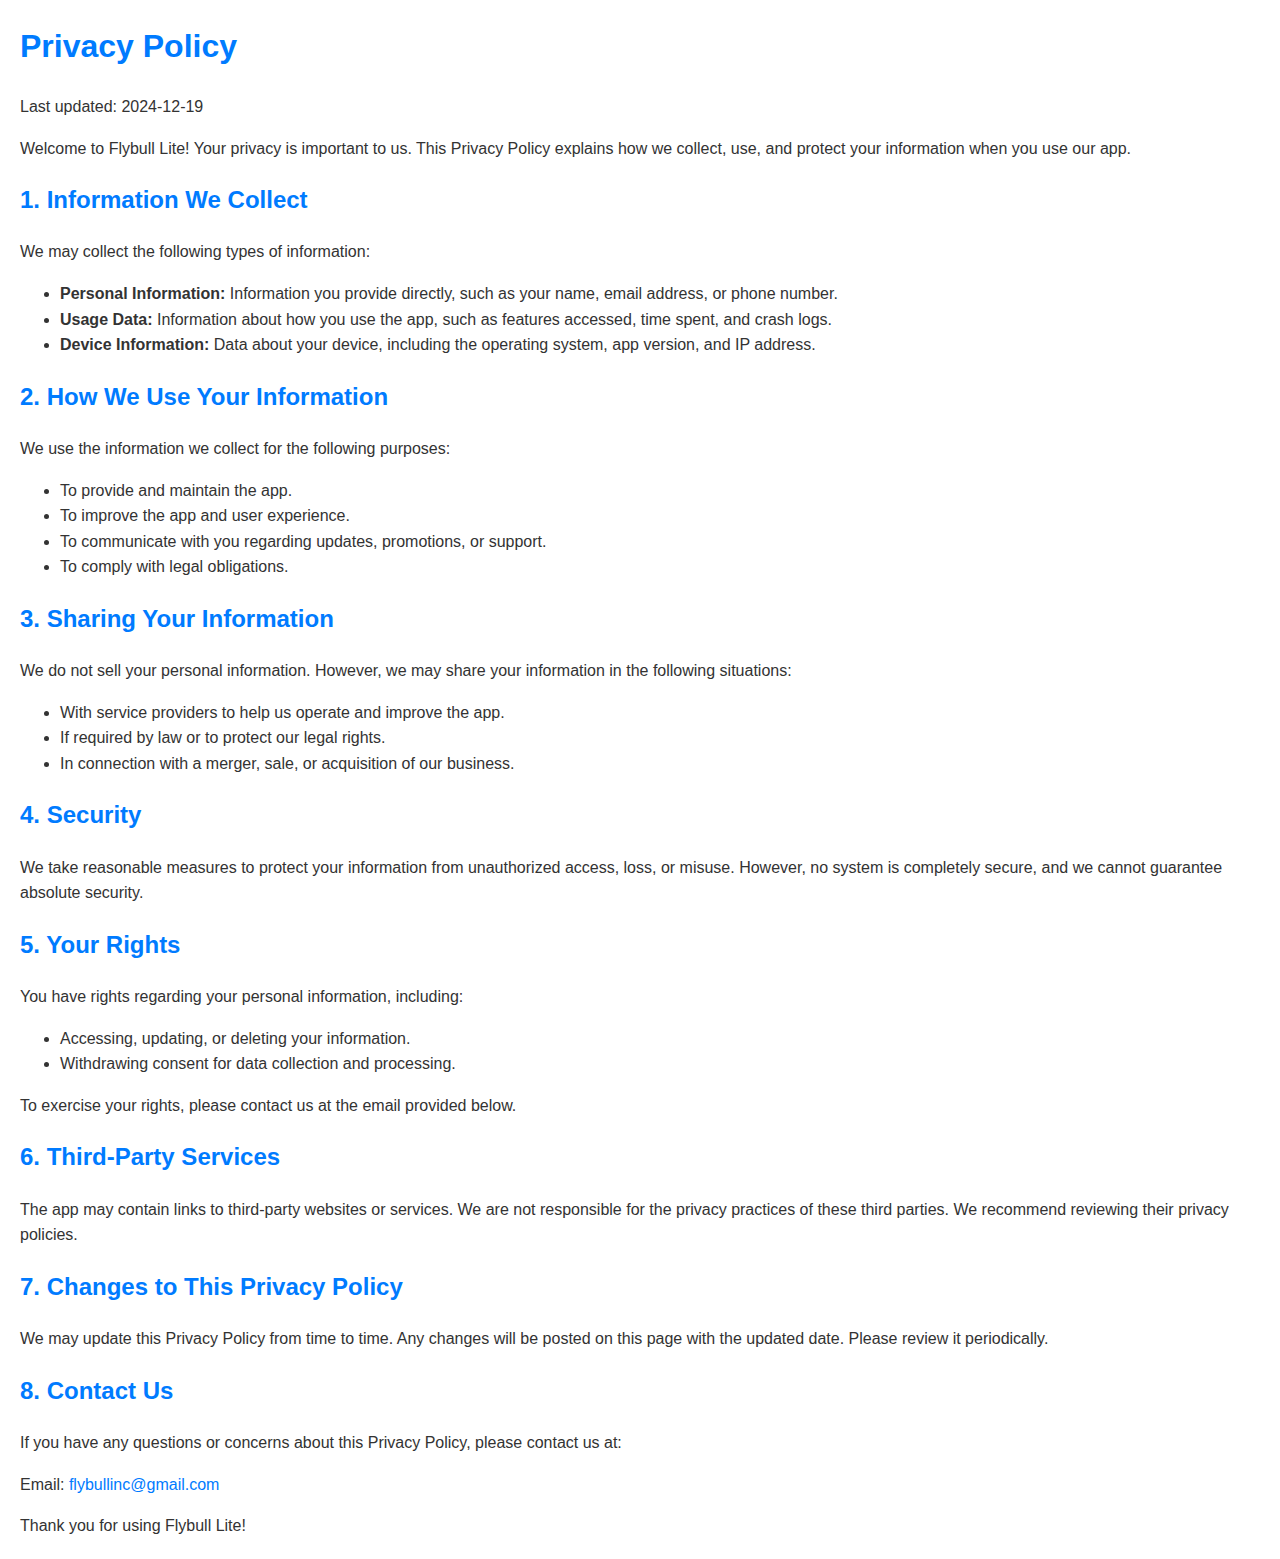
<file: assets/files/privacy/index.html>
<!DOCTYPE html>
<html lang="en">
<head>
    <meta charset="UTF-8">
    <meta name="viewport" content="width=device-width, initial-scale=1.0">
    <title>Privacy Policy - Flybull Lite</title>
    <style>
        body {
            font-family: Arial, sans-serif;
            line-height: 1.6;
            margin: 20px;
            padding: 0;
            color: #333;
        }
        h1, h2 {
            color: #007BFF;
        }
        a {
            color: #007BFF;
            text-decoration: none;
        }
        a:hover {
            text-decoration: underline;
        }
    </style>
</head>
<body>
    <h1>Privacy Policy</h1>
    <p>Last updated: 2024-12-19</p>

    <p>Welcome to Flybull Lite! Your privacy is important to us. This Privacy Policy explains how we collect, use, and protect your information when you use our app.</p>

    <h2>1. Information We Collect</h2>
    <p>We may collect the following types of information:</p>
    <ul>
        <li><strong>Personal Information:</strong> Information you provide directly, such as your name, email address, or phone number.</li>
        <li><strong>Usage Data:</strong> Information about how you use the app, such as features accessed, time spent, and crash logs.</li>
        <li><strong>Device Information:</strong> Data about your device, including the operating system, app version, and IP address.</li>
    </ul>

    <h2>2. How We Use Your Information</h2>
    <p>We use the information we collect for the following purposes:</p>
    <ul>
        <li>To provide and maintain the app.</li>
        <li>To improve the app and user experience.</li>
        <li>To communicate with you regarding updates, promotions, or support.</li>
        <li>To comply with legal obligations.</li>
    </ul>

    <h2>3. Sharing Your Information</h2>
    <p>We do not sell your personal information. However, we may share your information in the following situations:</p>
    <ul>
        <li>With service providers to help us operate and improve the app.</li>
        <li>If required by law or to protect our legal rights.</li>
        <li>In connection with a merger, sale, or acquisition of our business.</li>
    </ul>

    <h2>4. Security</h2>
    <p>We take reasonable measures to protect your information from unauthorized access, loss, or misuse. However, no system is completely secure, and we cannot guarantee absolute security.</p>

    <h2>5. Your Rights</h2>
    <p>You have rights regarding your personal information, including:</p>
    <ul>
        <li>Accessing, updating, or deleting your information.</li>
        <li>Withdrawing consent for data collection and processing.</li>
    </ul>
    <p>To exercise your rights, please contact us at the email provided below.</p>

    <h2>6. Third-Party Services</h2>
    <p>The app may contain links to third-party websites or services. We are not responsible for the privacy practices of these third parties. We recommend reviewing their privacy policies.</p>

    <h2>7. Changes to This Privacy Policy</h2>
    <p>We may update this Privacy Policy from time to time. Any changes will be posted on this page with the updated date. Please review it periodically.</p>

    <h2>8. Contact Us</h2>
    <p>If you have any questions or concerns about this Privacy Policy, please contact us at:</p>
    <p>Email: <a href="mailto:flybullinc@gmail.com">flybullinc@gmail.com</a></p>

    <p>Thank you for using Flybull Lite!</p>
</body>
</html>
</file>
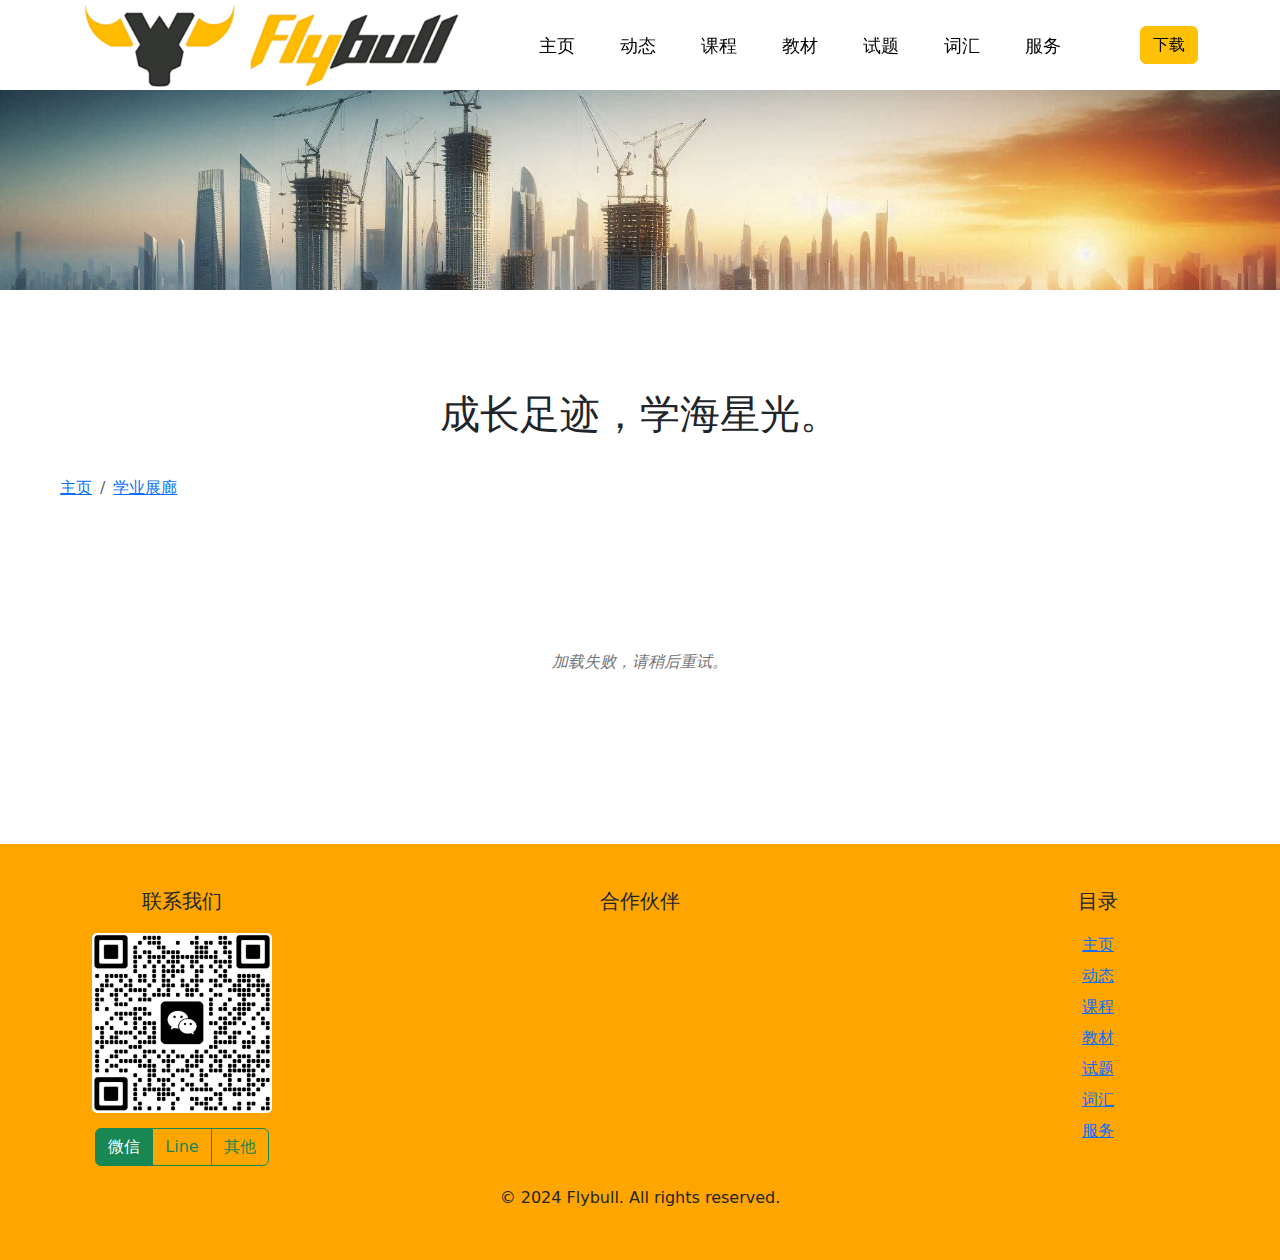
<file: exampass.html>
<!DOCTYPE html>
<html lang="zh">

<head>
  <meta charset="utf-8" />
  <title>动态-Flybull飞牛建筑执照考试培训中心</title>
  <meta
    name="description"
    content="Flybull飞牛是一家为全美建筑执照考试量身定制的线上培训平台。我们提供中文教材、中文讲课以及双语刷题，帮助学员更好地掌握考试所需的专业知识。课程灵活方便，支持电脑和手机界面，随时随地都能学习，符合全美各州的考试惯例。无论你是从零开始学习技术，还是需要提高英语词汇，飞牛都能为你提供系统的指导，助你轻松应对建筑执照考试，迈向职业成功！"
  />
  <meta
    name="keywords"
    content="加州, CSLB, 承包商, 建筑, 执照, 考试, 培训, 学校, 在线, 学习, 网课, C-10, C-20, C-36, C10, C20, C36, 加州承包商, 建筑执照, 执照考试, 建筑执照考试, CSLB考试, CSLB建筑考试, 建筑执照培训, 执照考试在线学习, 建筑执照在线学习, 建筑执照考试在线学习, 承包商在线学习, 执照学习, 执照考试在线学校, 承包商在线学校, 执照学校, 执照培训, 执照培训学校, CSLB考试培训, 承包商培训, 执照考试培训, 飞牛CSLB, CSLB备考, 加州承包商执照, CSLB考试准备, 加州承包商执照培训, 加州执照在线学习, CSLB在线学习, 中英双语CSLB, CSLB英文词汇, CSLB专业知识, 承包商执照考试, 承包商执照备考, 加州执照备考平台, CSLB双语课程, CSLB在线辅导, 加州执照考试技巧, CSLB系统学习, 加州承包商备考, CSLB在线教育, 职业考试准备, CSLB自学课程, 在线执照考试准备, 加州承包商考试, 职业成功CSLB"
  />
  <meta name="viewport" content="width=device-width, initial-scale=1" />
  <link rel="icon" href="/assets/favicon.ico" type="image/x-icon" sizes="64x64">
  <link rel="icon" href="/assets/favicon32.ico" type="image/x-icon" sizes="32x32">
  <link rel="icon" href="/assets/favicon16.ico" type="image/x-icon" sizes="16x16">
  <link rel="manifest" href="/site.webmanifest">
  <link href="https://cdn.jsdelivr.net/npm/bootstrap@5.3.0-alpha1/dist/css/bootstrap.min.css" rel="stylesheet"
    xintegrity="sha384-GLhlTQ8iRABdZLl6O3oVMWSktQOp6b7In1Zl3/Jr59b6EGGoI1aFkw7cmDA6j6gD" crossorigin="anonymous" />
  <link rel="stylesheet" href="https://cdn.jsdelivr.net/npm/bootstrap-icons@1.10.5/font/bootstrap-icons.css" />
  <link rel="stylesheet" href="./styles/main.css" />
  <link rel="stylesheet" href="./styles/responsive.css" />

  <!-- Styles for the Image Gallery -->
  <style>
    #gallery-container {
      display: flex; /* Use flexbox to arrange columns */
      gap: 20px; /* Space between columns */
      padding: 20px;
      max-width: 1200px;
      margin: 40px auto; /* Center the gallery */
      /* Align columns to the top */
      align-items: flex-start;
    }

    .gallery-column {
      /* Each column is a flex container for items */
      display: flex;
      flex-direction: column;
      gap: 20px; /* Space between items within a column */
      /* Each column will take up equal width */
      flex: 1;
    }

    .gallery-item {
      background-color: #f9f9f9;
      border: 1px solid #ddd;
      border-radius: 8px;
      overflow: hidden; /* Ensures the image corners are rounded */
      box-shadow: 0 4px 8px rgba(0,0,0,0.1);
      width: 100%; /* Ensure item takes full width of its column */
    }

    .gallery-item img {
      width: 100%; /* Make image fill the item */
      height: auto; /* Maintain aspect ratio */
      display: block;
    }

    .gallery-title {
      padding: 15px;
      font-size: 0.9rem;
      color: #333;
      background-color: #fff;
      /* This preserves line breaks from the text file */
      white-space: pre-wrap;
      word-wrap: break-word; /* Prevents long text from overflowing */
    }
    
    #loader {
        text-align: center;
        padding: 20px;
        font-style: italic;
        color: #777;
        width: 100%;
    }

    /* Responsive design: On mobile, the flex-direction will be changed by JS */
    @media (max-width: 480px) {
      #gallery-container {
        /* On mobile, stack columns vertically instead of side-by-side */
        flex-direction: column;
      }
    }
  </style>
</head>

<body>
  <header>
    <div id="header-container" class="container">
      <img draggable="false" id="logo-img" src="./assets/logo_h.gif" alt="logo" />
      <nav>
        <button type="button" class="nav-btn" onclick="location.href='./index.html'">
          主页
        </button>
        <button type="button" class="nav-btn" onclick="location.href='./news.html'">
          动态
        </button>
        <button type="button" class="nav-btn" onclick="location.href='./index.html#course-anchor'">
          课程
        </button>
        <button type="button" class="nav-btn" onclick="location.href='./index.html#book-anchor'">
          教材
        </button>
        <button type="button" class="nav-btn" onclick="location.href='./index.html#exam-anchor'">
          试题
        </button>
        <button type="button" class="nav-btn" onclick="location.href='./index.html#vocabulary-anchor'">
          词汇
        </button>
        <button type="button" class="nav-btn" onclick="location.href='./index.html#service-anchor'">
          服务
        </button>
      </nav>
      <div>
        <!-- <button type="button" class="btn btn-light">中 / EN</button> -->
        <button type="button" class="btn btn-warning" onclick="location.href='./index.html#downloads-section'">
          下载
        </button>
      </div>
    </div>
  </header>

  <section id="news-banner"></section>

  <h2 class="display-6 text-center fw-light" style="margin-top: 100px;">成长足迹，学海星光。</h2>

  <div style="max-width: 1200px; margin: auto; padding-left: 20px; padding-top: 30px;">
    <nav aria-label="breadcrumb" id="news-breadcrumb">
      <ol class="breadcrumb">
        <li class="breadcrumb-item"><a href="./index.html">主页</a></li>
        <li class="breadcrumb-item"><a href="./exampass.html">学业展廊</a></li>
      </ol>
    </nav>
  </div>
  <!-- Container for the dynamic image gallery -->
  <div id="gallery-container"></div>
  
  <!-- Loading indicator -->
  <div id="loader">正在加载...</div>

  <footer class="margin-section">
    <div id="footer-content" class="container">
      <section class="text-center">
        <div class="h5 footer-title">联系我们</div>
        <div><img draggable="false" class="footer-qrcode" id="footer-qrcode-wechat" src="./assets/wechat.jpg"
            alt="qrcode" width="180px" /></div>
        <div><img draggable="false" class="footer-qrcode" id="footer-qrcode-line" src="./assets/line.jpg" alt="qrcode"
            width="180px" style="display: none;" /></div>
        <div id="phone-email-container">
          <div id="footer-email"></div>
          <div id="footer-phone" style="font-size: 1.2em;"></div>
        </div>
        <div class="btn-group" role="group">
          <input type="radio" class="btn-check" name="qrcode" id="wechat-radio" autocomplete="off" checked>
          <label class="btn btn-outline-success" for="wechat-radio">微信</label>
          <input type="radio" class="btn-check" name="qrcode" id="line-radio" autocomplete="off">
          <label class="btn btn-outline-success" for="line-radio">Line</label>
          <input type="radio" class="btn-check" name="qrcode" id="other-radio" autocomplete="off">
          <label class="btn btn-outline-success" for="other-radio">其他</label>
        </div>
      </section>
      <section class="text-center">
        <div class="h5 footer-title">合作伙伴</div>
      </section>
      <section id="sitemap" class="text-center">
        <div class="h5 footer-title">目录</div>
        <div class="foot-catelog">
          <a href="javascript:void(0)" onclick="location.href='./index.html'" class="link-primary">主页</a>
        </div>
        <div class="foot-catelog">
          <a href="javascript:void(0)" onclick="location.href='./news.html'" class="link-primary news-elements">动态</a>
        </div>
        <div class="foot-catelog">
          <a href="javascript:void(0)" onclick="location.href='./index.html#course-anchor'" class="link-primary">课程</a>
        </div>
        <div class="foot-catelog">
          <a href="javascript:void(0)" onclick="location.href='./index.html#book-anchor'" class="link-primary">教材</a>
        </div>
        <div class="foot-catelog">
          <a href="javascript:void(0)" onclick="location.href='./index.html#exam-anchor'" class="link-primary">试题</a>
        </div>
        <div class="foot-catelog">
          <a href="javascript:void(0)" onclick="location.href='./index.html#vocabulary-anchor'"
            class="link-primary">词汇</a>
        </div>
        <div class="foot-catelog">
          <a href="javascript:void(0)" onclick="location.href='./index.html#service-anchor'" class="link-primary">服务</a>
        </div>
      </section>
    </div>
    <div class="copyright">
      <p id="copyright-p">
        &copy; <span>2024 Flybull. All rights reserved.</span>
      </p>
    </div>
  </footer>

  <script src="./scripts/footer.js"></script>
  <script src="https://cdn.jsdelivr.net/npm/bootstrap@5.3.0-alpha3/dist/js/bootstrap.bundle.min.js"
    xintegrity="sha384-ENjdO4Dr2bkBIFxQpeoTz1HIcje39Wm4jDKdf19U8gI4ddQ3GYNS7NTKfAdVQSZe"
    crossorigin="anonymous"></script>

  <!-- JavaScript for fetching and displaying images -->
  <script>
    document.addEventListener('DOMContentLoaded', () => {
      // --- Configuration ---
      const galleryContainer = document.getElementById('gallery-container');
      const loader = document.getElementById('loader');
      const apiEndpoint = 'https://news.flybull.net/exampass.php';
      const imageBasePath = 'https://news.flybull.net/exampass/';
      const batchSize = 9; // Number of images to load at a time

      // --- State Variables ---
      let allImageData = []; // To store all data from the API
      let imagesToDisplay = []; // A queue of images waiting to be placed
      let columnElements = []; // To hold the column DOM elements
      let isLoading = false; // To prevent multiple simultaneous loads
      let allDataLoaded = false; // To stop trying to load more when everything is displayed

      // --- Functions ---
      
      /**
       * Determines how many columns to display based on screen width.
       */
      function getColumnCount() {
        if (window.innerWidth <= 480) return 1;
        if (window.innerWidth <= 768) return 2;
        return 3;
      }

      /**
       * Creates the column elements and adds them to the gallery container.
       */
      function setupColumns() {
        galleryContainer.innerHTML = ''; // Clear previous content
        columnElements = [];
        const columnCount = getColumnCount();
        for (let i = 0; i < columnCount; i++) {
          const column = document.createElement('div');
          column.className = 'gallery-column';
          galleryContainer.appendChild(column);
          columnElements.push(column);
        }
      }

      /**
       * Finds the shortest column element currently in the DOM.
       * @returns {HTMLElement} The column element with the minimum height.
       */
      function getShortestColumn() {
        let shortest = columnElements[0];
        for (let i = 1; i < columnElements.length; i++) {
          if (columnElements[i].offsetHeight < shortest.offsetHeight) {
            shortest = columnElements[i];
          }
        }
        return shortest;
      }

      /**
       * Creates and appends a single gallery item to the shortest column.
       * @param {object} itemData - The data for one image {filename, title}.
       */
      function placeImage(itemData) {
        const item = document.createElement('div');
        item.className = 'gallery-item';

        const img = document.createElement('img');
        // When an image loads, it might change the column height, so we check if more images can be placed.
        img.onload = processImageQueue; 
        img.src = imageBasePath + itemData.filename;
        img.alt = itemData.title.split('\n')[0] || 'Gallery Image'; // Provide a fallback alt text
        
        item.appendChild(img);

        // *** CHANGE HERE: Only add the title element if the title is not empty ***
        if (itemData.title && itemData.title.trim() !== '') {
            const title = document.createElement('div');
            title.className = 'gallery-title';
            title.textContent = itemData.title;
            item.appendChild(title);
        }
        
        const shortestColumn = getShortestColumn();
        shortestColumn.appendChild(item);
      }
      
      /**
       * Takes images from the queue and places them one by one.
       */
      function processImageQueue() {
          if (imagesToDisplay.length > 0) {
              const nextImage = imagesToDisplay.shift();
              placeImage(nextImage);
          } else if (allDataLoaded) {
              loader.textContent = '已显示全部内容';
          }
      }

      /**
       * Loads the next batch of image data and adds it to the queue.
       */
      function loadMoreImages() {
        if (isLoading || allDataLoaded) return;

        isLoading = true;
        loader.style.display = 'block';

        const nextBatch = allImageData.splice(0, batchSize);

        if (nextBatch.length === 0) {
            allDataLoaded = true;
            isLoading = false;
            // Final check in case the queue is empty
            if (imagesToDisplay.length === 0) {
                loader.textContent = '已显示全部内容';
            }
            return;
        }

        imagesToDisplay.push(...nextBatch);
        processImageQueue(); // Start placing the first image of the new batch
        
        isLoading = false;
        if (!allDataLoaded) {
            loader.style.display = 'none';
        }
      }

      /**
       * Fetches the initial data from the API.
       */
      async function fetchInitialData() {
        try {
          const response = await fetch(apiEndpoint);
          if (!response.ok) {
            throw new Error(`HTTP error! status: ${response.status}`);
          }
          const data = await response.json();
          allImageData = data.reverse(); // Newest first
          
          setupColumns(); // Create columns based on initial screen size
          loadMoreImages(); // Load the first batch
        } catch (error) {
          console.error("Could not fetch image data:", error);
          loader.textContent = '加载失败，请稍后重试。';
        }
      }

      // --- Event Listeners ---
      function handleScroll() {
        const buffer = 300; // A larger buffer can feel smoother
        if ((window.innerHeight + window.scrollY) >= document.body.offsetHeight - buffer) {
          loadMoreImages();
        }
      }

      window.addEventListener('scroll', handleScroll);
      // Note: A full responsive solution would re-run setupColumns() and re-distribute all
      // loaded images on window resize. This implementation keeps it simple by setting the
      // layout on page load.

      // --- Initial Call ---
      fetchInitialData();
    });
  </script>
</body>

</html>
</file>
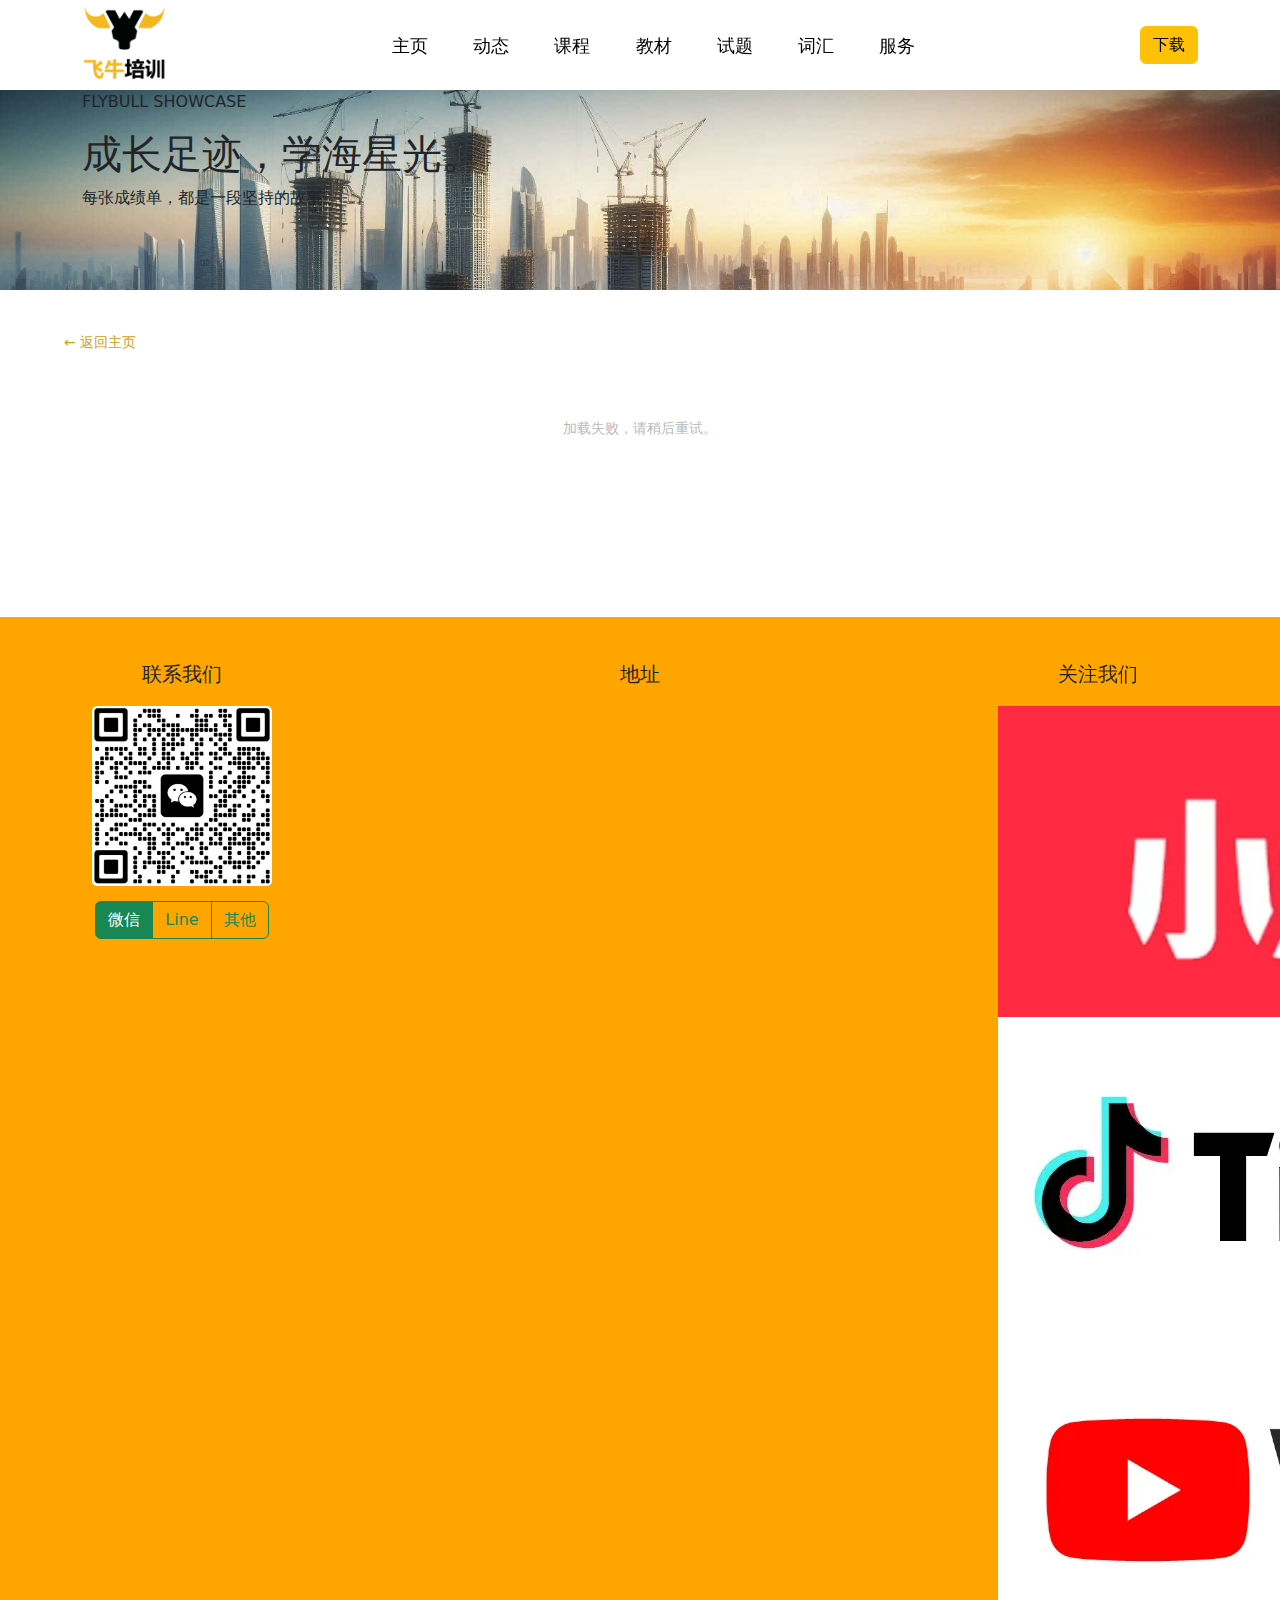
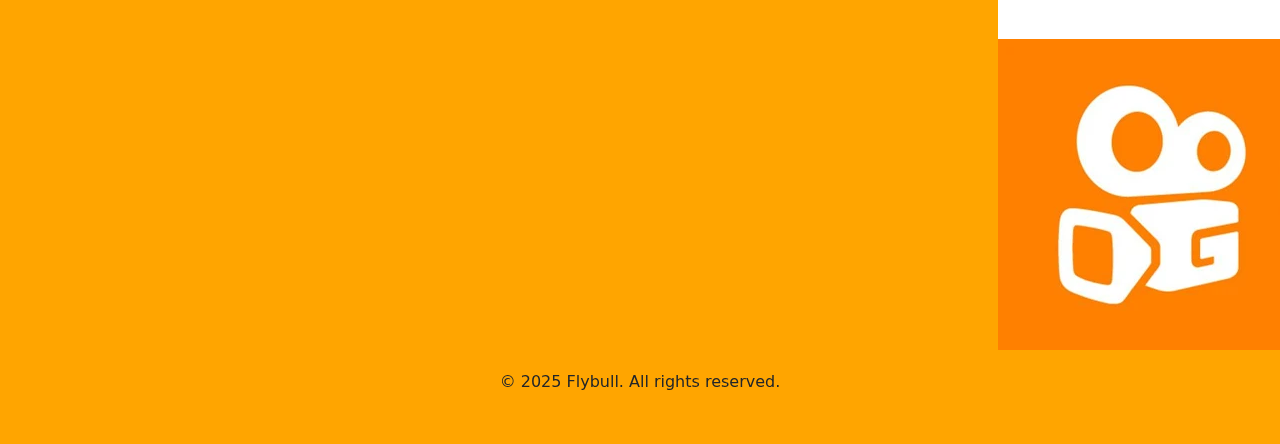
<file: showcase.html>
<!DOCTYPE html>
<html lang="zh">

<head>
  <meta charset="utf-8" />
  <title>学业展廊-FLYBULL飞牛培训</title>
  <meta
    name="description"
    content="飞牛培训成果案例展示。浏览我们学员的成功故事和项目展示，见证他们通过Flybull飞牛培训平台实现职业梦想的精彩旅程。"
  />
  <meta
    name="keywords"
    content="加州, CSLB, 承包商, 建筑, 电工，空调， 执照, 考试, 培训, 学校, 在线, 学习, 网课, C-10, C-20, C-36, C10, C20, C36, 加州承包商, 建筑执照, 电工执照, 空调执照, 执照考试, 建筑执照考试, CSLB考试, CSLB建筑考试, 建筑执照培训, 执照考试在线学习, 建筑执照在线学习, 建筑执照考试在线学习, 承包商在线学习, 执照学习, 执照考试在线学校, 承包商在线学校, 执照学校, 执照培训, 执照培训学校, CSLB考试培训, 承包商培训, 执照考试培训, CSLB备考, 加州承包商执照, CSLB考试准备, 加州承包商执照培训, 加州执照在线学习, CSLB在线学习, 承包商执照考试, 承包商执照备考, 加州执照备考平台, 加州执照考试技巧, 加州承包商备考, 职业考试准备, 在线执照考试准备, 加州承包商考试, 职业成功"
  />
  <meta name="viewport" content="width=device-width, initial-scale=1" />
  <link rel="icon" href="/assets/favicon.ico" type="image/x-icon" sizes="64x64">
  <link rel="icon" href="/assets/favicon32.ico" type="image/x-icon" sizes="32x32">
  <link rel="icon" href="/assets/favicon16.ico" type="image/x-icon" sizes="16x16">
  <link rel="manifest" href="/site.webmanifest">
  <link href="https://cdn.jsdelivr.net/npm/bootstrap@5.3.0-alpha1/dist/css/bootstrap.min.css" rel="stylesheet"
    xintegrity="sha384-GLhlTQ8iRABdZLl6O3oVMWSktQOp6b7In1Zl3/Jr59b6EGGoI1aFkw7cmDA6j6gD" crossorigin="anonymous" />
  <link rel="stylesheet" href="https://cdn.jsdelivr.net/npm/bootstrap-icons@1.10.5/font/bootstrap-icons.css" />
  <link rel="stylesheet" href="./styles/main.css" />
  <link rel="stylesheet" href="./styles/responsive.css" />

  <!-- Styles for the Image Gallery -->
  <style>
    /* --- Showcase Back Link --- */
    .showcase-back {
      display: inline-flex;
      align-items: center;
      gap: 6px;
      margin-top: 18px;
      color: rgb(212, 160, 23);
      text-decoration: none;
      font-size: 0.88rem;
      transition: color 0.2s;
    }

    .showcase-back:hover {
      color: #b8860b;
    }

    /* --- Masonry Gallery --- */
    #gallery-container {
      display: flex;
      gap: 18px;
      padding: 0 24px;
      max-width: 1200px;
      margin: 36px auto 0;
      align-items: flex-start;
    }

    .gallery-column {
      display: flex;
      flex-direction: column;
      gap: 18px;
      flex: 1;
    }

    .gallery-item {
      border-radius: 12px;
      overflow: hidden;
      background: #fff;
      box-shadow: 0 2px 12px rgba(100, 70, 0, 0.07);
      transition: transform 0.35s cubic-bezier(0.22, 1, 0.36, 1),
                  box-shadow 0.35s ease;
    }

    .gallery-item:hover {
      transform: translateY(-4px);
      box-shadow: 0 10px 28px rgba(100, 70, 0, 0.13);
    }

    .gallery-item img {
      width: 100%;
      height: auto;
      display: block;
    }

    .gallery-title {
      padding: 14px 16px;
      font-size: 0.88rem;
      color: #555;
      background: #fff;
      white-space: pre-wrap;
      word-wrap: break-word;
      border-top: 1px solid rgba(212, 160, 23, 0.1);
    }

    #loader {
      text-align: center;
      padding: 28px 0;
      color: #bbb;
      font-size: 0.88rem;
      width: 100%;
      max-width: 1200px;
      margin: 0 auto;
    }

    @media (max-width: 768px) {
      #gallery-container {
        gap: 14px;
        padding: 0 16px;
      }

      .gallery-column {
        gap: 14px;
      }
    }

    @media (max-width: 480px) {
      #gallery-container {
        flex-direction: column;
        padding: 0 16px;
      }
    }
  </style>
</head>

<body>
  <header>
    <div id="header-container" class="container">
      <img draggable="false" id="logo-img" src="./assets/logo_cn.png" alt="logo" />
      <nav>
        <button type="button" class="nav-btn" onclick="location.href='./index.html'">
          主页
        </button>
        <button type="button" class="nav-btn" onclick="location.href='./news.html'">
          动态
        </button>
        <button type="button" class="nav-btn" onclick="location.href='./index.html#course-anchor'">
          课程
        </button>
        <button type="button" class="nav-btn" onclick="location.href='./index.html#book-anchor'">
          教材
        </button>
        <button type="button" class="nav-btn" onclick="location.href='./index.html#exam-anchor'">
          试题
        </button>
        <button type="button" class="nav-btn" onclick="location.href='./index.html#vocabulary-anchor'">
          词汇
        </button>
        <button type="button" class="nav-btn" onclick="location.href='./index.html#service-anchor'">
          服务
        </button>
      </nav>
      <div id="header-right-container">
        <div id="mobile-header-text">飞牛建筑执照考试培训中心</div>
        <button type="button" class="btn btn-warning" onclick="location.href='./index.html#downloads-section'">
          下载
        </button>
      </div>
    </div>
  </header>

  <section id="news-banner">
    <div class="container news-banner-inner">
      <p class="news-banner-kicker">FLYBULL SHOWCASE</p>
      <h1 class="news-banner-title">成长足迹，学海星光。</h1>
      <p class="news-banner-subtitle">每张成绩单，都是一段坚持的故事</p>
    </div>
  </section>

  <div style="max-width: 1200px; margin: 24px auto 0; padding: 0 24px;">
    <a href="./index.html" class="showcase-back">&larr; 返回主页</a>
  </div>

  <!-- Container for the dynamic image gallery -->
  <div id="gallery-container"></div>
  
  <!-- Loading indicator -->
  <div id="loader">正在加载...</div>

  <footer class="margin-section">
    <div id="footer-content" class="container">
      <section id="contact-us" class="text-center">
        <div class="h5 footer-title">联系我们</div>
        <div>
          <img draggable="false" class="footer-qrcode" id="footer-qrcode-wechat" src="./assets/wechat.jpg"
            alt="微信ID: flybull3000" width="180px" />
        </div>
        <div>
          <img draggable="false" class="footer-qrcode" id="footer-qrcode-line" src="./assets/line.jpg"
            alt="Line ID: flybull3000" width="180px" style="display: none" />
        </div>
        <div id="phone-email-container">
          <div id="footer-email"></div>
          <div id="footer-phone" style="font-size: 1.2em"></div>
          <div>微信ID: Flybull3000</div>
        </div>
        <div class="btn-group" role="group">
          <input type="radio" class="btn-check" name="qrcode" id="wechat-radio" autocomplete="off" checked />
          <label class="btn btn-outline-success" for="wechat-radio">微信</label>
          <input type="radio" class="btn-check" name="qrcode" id="line-radio" autocomplete="off" />
          <label class="btn btn-outline-success" for="line-radio">Line</label>
          <input type="radio" class="btn-check" name="qrcode" id="other-radio" autocomplete="off" />
          <label class="btn btn-outline-success" for="other-radio">其他</label>
        </div>
      </section>
      <section class="text-center">
        <div class="h5 footer-title">地址</div>
        <div class="google-map">
          <iframe
            src="https://www.google.com/maps/embed?pb=!1m14!1m8!1m3!1d413.4520877154566!2d-117.67978597116394!3d34.002377798478975!3m2!1i1024!2i768!4f13.1!3m3!1m2!1s0x80c333ac9185971d%3A0x4a86f00f31af5f76!2zRmx5YnVsbOmjnueJm-W7uuetkeaJp-eFp-iAg-ivleWfueiureS4reW_gw!5e0!3m2!1sen!2sus!4v1756054442600!5m2!1sen!2sus"
            style="border: 0" allowfullscreen="" loading="lazy" referrerpolicy="no-referrer-when-downgrade"></iframe>
        </div>
      </section>
      <section id="social-media" class="text-center">
        <div class="h5 footer-title">关注我们</div>
        <div class="social-media-images">
          <a href="https://www.xiaohongshu.com/user/profile/657604c10000000020035efa" target="_blank" rel="noopener noreferrer">
            <img draggable="false" alt="Rednote" src="./assets/rednote.webp" />
          </a>
          <a href="https://www.tiktok.com/@flybull6262103000" target="_blank" rel="noopener noreferrer">
            <img draggable="false" alt="TikTok" src="./assets/tiktok.webp" />
          </a>
          <a href="https://www.youtube.com/@%E9%A3%9E%E7%89%9B%E5%9F%B9%E8%AE%AD" target="_blank" rel="noopener noreferrer">
            <img draggable="false" alt="YouTube" src="./assets/youtube.webp" />
          </a>
          <a href="https://www.kuaishou.com/search/%E9%A3%9E%E7%89%9B%E5%9F%B9%E8%AE%AD?source=NewReco" target="_blank" rel="noopener noreferrer">
            <img draggable="false" alt="Kuaishou" src="./assets/kuaishou.webp" />
          </a>
        </div>
      </section>
    </div>
    <div class="copyright">
      <p id="copyright-p">
        &copy; <span><span id="copyright-year">2025</span> Flybull. All rights reserved.</span>
      </p>
    </div>
  </footer>

  <script src="./scripts/footer.js"></script>
  <script src="https://cdn.jsdelivr.net/npm/bootstrap@5.3.0-alpha3/dist/js/bootstrap.bundle.min.js"
    xintegrity="sha384-ENjdO4Dr2bkBIFxQpeoTz1HIcje39Wm4jDKdf19U8gI4ddQ3GYNS7NTKfAdVQSZe"
    crossorigin="anonymous"></script>

  <!-- JavaScript for fetching and displaying images -->
  <script>
    document.addEventListener('DOMContentLoaded', () => {
      // --- Configuration ---
      const galleryContainer = document.getElementById('gallery-container');
      const loader = document.getElementById('loader');
      const apiEndpoint = 'https://site.flybull.net/exampass';
      const imageBasePath = 'https://site.flybull.net/images/';
      const batchSize = 9; // Number of images to load at a time

      // --- State Variables ---
      let allImageData = []; // To store all data from the API
      let imagesToDisplay = []; // A queue of images waiting to be placed
      let columnElements = []; // To hold the column DOM elements
      let isLoading = false; // To prevent multiple simultaneous loads
      let allDataLoaded = false; // To stop trying to load more when everything is displayed

      // --- Functions ---
      
      /**
       * Determines how many columns to display based on screen width.
       */
      function getColumnCount() {
        if (window.innerWidth <= 480) return 1;
        if (window.innerWidth <= 768) return 2;
        return 3;
      }

      /**
       * Creates the column elements and adds them to the gallery container.
       */
      function setupColumns() {
        galleryContainer.innerHTML = ''; // Clear previous content
        columnElements = [];
        const columnCount = getColumnCount();
        for (let i = 0; i < columnCount; i++) {
          const column = document.createElement('div');
          column.className = 'gallery-column';
          galleryContainer.appendChild(column);
          columnElements.push(column);
        }
      }

      /**
       * Finds the shortest column element currently in the DOM.
       * @returns {HTMLElement} The column element with the minimum height.
       */
      function getShortestColumn() {
        let shortest = columnElements[0];
        for (let i = 1; i < columnElements.length; i++) {
          if (columnElements[i].offsetHeight < shortest.offsetHeight) {
            shortest = columnElements[i];
          }
        }
        return shortest;
      }

      /**
       * Creates and appends a single gallery item to the shortest column.
       * @param {object} itemData - The data for one image {filename, title}.
       */
      function placeImage(itemData) {
        const item = document.createElement('div');
        item.className = 'gallery-item';

        const img = document.createElement('img');
        // When an image loads, it might change the column height, so we check if more images can be placed.
        img.onload = processImageQueue; 
        img.src = imageBasePath + itemData.filename;
        img.alt = itemData.title.split('\n')[0] || 'Gallery Image'; // Provide a fallback alt text
        
        item.appendChild(img);

        // *** CHANGE HERE: Only add the title element if the title is not empty ***
        if (itemData.title && itemData.title.trim() !== '') {
            const title = document.createElement('div');
            title.className = 'gallery-title';
            title.textContent = itemData.title;
            item.appendChild(title);
        }
        
        const shortestColumn = getShortestColumn();
        shortestColumn.appendChild(item);
      }
      
      /**
       * Takes images from the queue and places them one by one.
       */
      function processImageQueue() {
          if (imagesToDisplay.length > 0) {
              const nextImage = imagesToDisplay.shift();
              placeImage(nextImage);
          } else if (allDataLoaded) {
              loader.textContent = '仅显示最近6个月的记录';
          }
      }

      /**
       * Loads the next batch of image data and adds it to the queue.
       */
      function loadMoreImages() {
        if (isLoading || allDataLoaded) return;

        isLoading = true;
        loader.style.display = 'block';

        const nextBatch = allImageData.splice(0, batchSize);

        if (nextBatch.length === 0) {
            allDataLoaded = true;
            isLoading = false;
            // Final check in case the queue is empty
            if (imagesToDisplay.length === 0) {
                loader.textContent = '仅显示最近6个月的记录';
            }
            return;
        }

        imagesToDisplay.push(...nextBatch);
        processImageQueue(); // Start placing the first image of the new batch
        
        isLoading = false;
        if (!allDataLoaded) {
            loader.style.display = 'none';
        }
      }

      /**
       * Fetches the initial data from the API.
       */
      async function fetchInitialData() {
        try {
          const response = await fetch(apiEndpoint);
          if (!response.ok) {
            throw new Error(`HTTP error! status: ${response.status}`);
          }
          const data = await response.json();
          allImageData = data; // Newest first
          
          setupColumns(); // Create columns based on initial screen size
          loadMoreImages(); // Load the first batch
        } catch (error) {
          console.error("Could not fetch image data:", error);
          loader.textContent = '加载失败，请稍后重试。';
        }
      }

      // --- Event Listeners ---
      function handleScroll() {
        const buffer = 300; // A larger buffer can feel smoother
        if ((window.innerHeight + window.scrollY) >= document.body.offsetHeight - buffer) {
          loadMoreImages();
        }
      }

      window.addEventListener('scroll', handleScroll);
      // Note: A full responsive solution would re-run setupColumns() and re-distribute all
      // loaded images on window resize. This implementation keeps it simple by setting the
      // layout on page load.

      // --- Initial Call ---
      fetchInitialData();
    });
  </script>
</body>

</html>
</file>
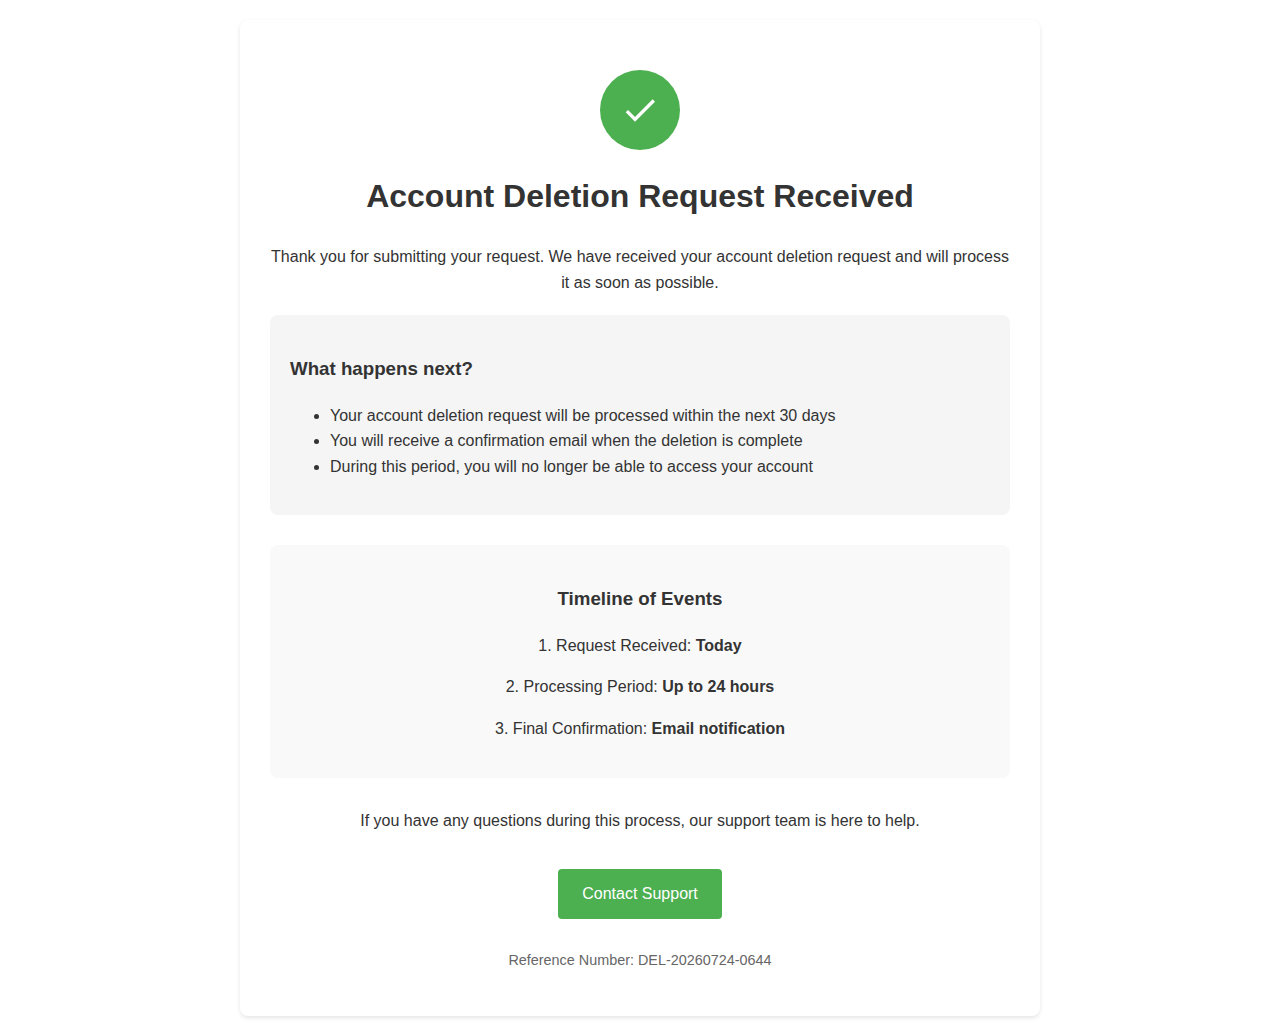
<file: other/delete-account-confirmation.html>
<!DOCTYPE html>
<html lang="en">
<head>
    <meta charset="UTF-8">
    <meta name="viewport" content="width=device-width, initial-scale=1.0">
    <title>Account Deletion Request Received</title>
    <style>
        body {
            font-family: -apple-system, BlinkMacSystemFont, 'Segoe UI', Roboto, Oxygen, Ubuntu, Cantarell, sans-serif;
            line-height: 1.6;
            max-width: 800px;
            margin: 0 auto;
            padding: 20px;
            color: #333;
        }
        .container {
            background: #fff;
            border-radius: 8px;
            padding: 30px;
            box-shadow: 0 2px 4px rgba(0,0,0,0.1);
            text-align: center;
        }
        .success-icon {
            width: 80px;
            height: 80px;
            margin: 20px auto;
            border-radius: 50%;
            background: #4CAF50;
            display: flex;
            align-items: center;
            justify-content: center;
        }
        .success-icon svg {
            width: 40px;
            height: 40px;
            fill: white;
        }
        .info-box {
            background: #f5f5f5;
            border-radius: 8px;
            padding: 20px;
            margin: 20px 0;
            text-align: left;
        }
        .timeline {
            margin: 30px 0;
            padding: 20px;
            background: #f9f9f9;
            border-radius: 8px;
        }
        .button {
            background: #4CAF50;
            color: white;
            border: none;
            padding: 12px 24px;
            border-radius: 4px;
            text-decoration: none;
            display: inline-block;
            margin-top: 20px;
        }
        .button:hover {
            background: #45a049;
        }
    </style>
</head>
<body>
    <div class="container">
        <div class="success-icon">
            <svg viewBox="0 0 24 24">
                <path d="M9 16.17L4.83 12l-1.42 1.41L9 19 21 7l-1.41-1.41L9 16.17z" fill="white"/>
            </svg>
        </div>
        
        <h1>Account Deletion Request Received</h1>
        
        <p>Thank you for submitting your request. We have received your account deletion request and will process it as soon as possible.</p>

        <div class="info-box">
            <h3>What happens next?</h3>
            <ul>
                <li>Your account deletion request will be processed within the next 30 days</li>
                <li>You will receive a confirmation email when the deletion is complete</li>
                <li>During this period, you will no longer be able to access your account</li>
            </ul>
        </div>

        <div class="timeline">
            <h3>Timeline of Events</h3>
            <p>1. Request Received: <strong>Today</strong></p>
            <p>2. Processing Period: <strong>Up to 24 hours</strong></p>
            <p>3. Final Confirmation: <strong>Email notification</strong></p>
        </div>

        <p>If you have any questions during this process, our support team is here to help.</p>

        <a href="/contact-support" class="button">Contact Support</a>

        <p style="margin-top: 30px; font-size: 0.9em; color: #666;">
            Reference Number: <span id="referenceNumber"></span>
        </p>
    </div>

    <script>
        // Generate a reference number for the request
        function generateReference() {
            const date = new Date();
            const random = Math.floor(Math.random() * 10000).toString().padStart(4, '0');
            return `DEL-${date.getFullYear()}${(date.getMonth()+1).toString().padStart(2, '0')}${date.getDate().toString().padStart(2, '0')}-${random}`;
        }
        
        document.getElementById('referenceNumber').textContent = generateReference();
    </script>
</body>
</html>
</file>
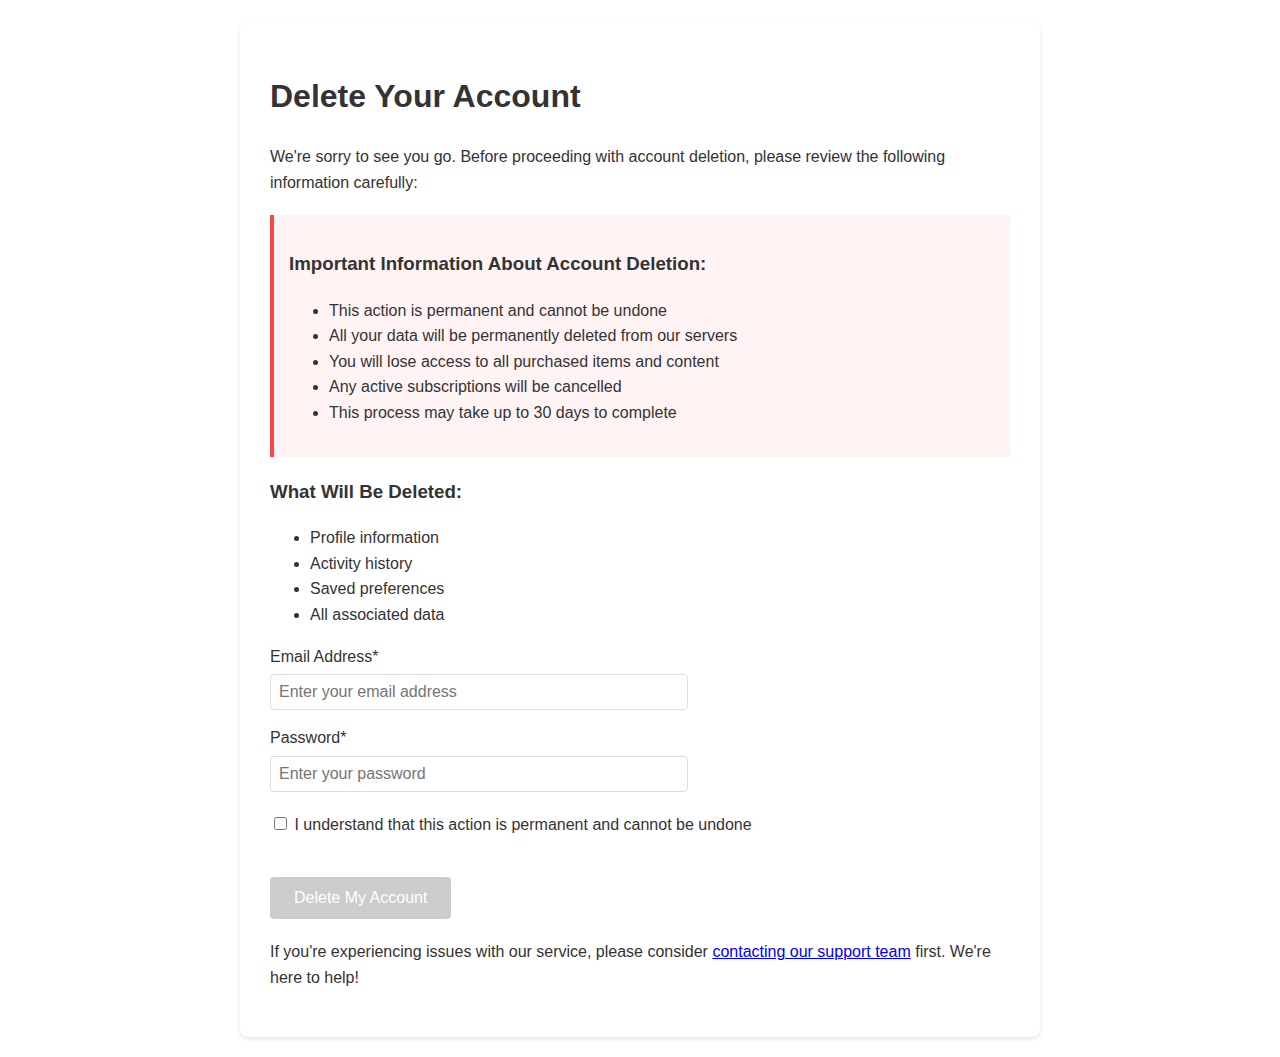
<file: other/delete-account.html>
<!DOCTYPE html>
<html lang="en">
<head>
    <meta charset="UTF-8">
    <meta name="viewport" content="width=device-width, initial-scale=1.0">
    <title>Delete Your Account</title>
    <style>
        body {
            font-family: -apple-system, BlinkMacSystemFont, 'Segoe UI', Roboto, Oxygen, Ubuntu, Cantarell, sans-serif;
            line-height: 1.6;
            max-width: 800px;
            margin: 0 auto;
            padding: 20px;
            color: #333;
        }
        .container {
            background: #fff;
            border-radius: 8px;
            padding: 30px;
            box-shadow: 0 2px 4px rgba(0,0,0,0.1);
        }
        .warning {
            background: #fff3f3;
            border-left: 4px solid #ff4444;
            padding: 15px;
            margin: 20px 0;
        }
        .button {
            background: #ff4444;
            color: white;
            border: none;
            padding: 12px 24px;
            border-radius: 4px;
            cursor: pointer;
            font-size: 16px;
            margin-top: 20px;
        }
        .button:hover {
            background: #ff2222;
        }
        .button:disabled {
            background: #cccccc;
            cursor: not-allowed;
        }
        .checkbox-container {
            margin: 20px 0;
        }
        .form-group {
            margin-bottom: 15px;
        }
        .form-group label {
            display: block;
            margin-bottom: 5px;
            font-weight: 500;
        }
        .form-group input {
            width: 100%;
            padding: 8px;
            border: 1px solid #ddd;
            border-radius: 4px;
            font-size: 16px;
            max-width: 400px;
        }
        .form-group input:focus {
            outline: none;
            border-color: #666;
        }
    </style>
</head>
<body>
    <div class="container">
        <h1>Delete Your Account</h1>
        
        <p>We're sorry to see you go. Before proceeding with account deletion, please review the following information carefully:</p>
        
        <div class="warning">
            <h3>Important Information About Account Deletion:</h3>
            <ul>
                <li>This action is permanent and cannot be undone</li>
                <li>All your data will be permanently deleted from our servers</li>
                <li>You will lose access to all purchased items and content</li>
                <li>Any active subscriptions will be cancelled</li>
                <li>This process may take up to 30 days to complete</li>
            </ul>
        </div>

        <h3>What Will Be Deleted:</h3>
        <ul>
            <li>Profile information</li>
            <li>Activity history</li>
            <li>Saved preferences</li>
            <li>All associated data</li>
        </ul>

        <form action="https://news.flybull.net/account/request-delete-account.php" method="POST" id="deleteForm">
            <div class="form-group">
                <label for="email">Email Address*</label>
                <input 
                    type="email" 
                    id="email" 
                    name="email" 
                    required 
                    placeholder="Enter your email address"
                >
            </div>

            <div class="form-group">
                <label for="password">Password*</label>
                <input 
                    type="password" 
                    id="password" 
                    name="password" 
                    required 
                    placeholder="Enter your password"
                >
            </div>

            <div class="checkbox-container">
                <input type="checkbox" id="confirm" required>
                <label for="confirm">I understand that this action is permanent and cannot be undone</label>
            </div>

            <button type="submit" class="button" id="deleteButton" disabled>Delete My Account</button>
        </form>

        <p style="margin-top: 20px;">
            If you're experiencing issues with our service, please consider 
            <a href="/index.html">contacting our support team</a> first. 
            We're here to help!
        </p>
    </div>

    <script>
        document.getElementById('confirm').addEventListener('change', function() {
            document.getElementById('deleteButton').disabled = !this.checked;
        });

        document.getElementById('deleteForm').addEventListener('submit', function(e) {
            const email = document.getElementById('email').value;
            const password = document.getElementById('password').value;
            
            if (!email || !password) {
                e.preventDefault();
                alert('Please fill in all required fields.');
                return;
            }
        });
    </script>
</body>
</html>
</file>
<file: styles/main.css>
body {
  padding-top: 90px;
}

header {
  position: fixed;
  top: 0;
  padding-top: 20px;
  width: 100%;
  z-index: 9999;
  background-color: rgba(255, 255, 255, 0.7);
  -webkit-backdrop-filter: blur(5px);
  backdrop-filter: blur(5px);
  padding-bottom: 20px;
}

#header-container {
  height: 50px;
  display: flex;
  justify-content: space-between;
  align-items: center;
}

#logo-img {
  height: 170%;
}

.nav-btn {
  background-color: transparent;
  border: none;
  text-decoration: none;
  display: inline-block;
  font-size: 18px;
  border-radius: 5px;
  padding: 10px 20px;
}

.nav-btn:hover {
  background-color: rgb(245, 245, 245);
}

#banner {
  width: 100%;
  height: 600px;
  background-image: url("../assets/cover.jpg");
  background-repeat: none;
  background-position: center;
  background-size: cover;
  /* display: relative; */
  position: relative;
}

#app-description {
  margin-bottom: 30px;
}

.platforms-wrapper {
  position: relative;
  max-width: 750px;
  margin: auto;
}

#platforms-img {
  width: 100%;
  transform: translate(11%, 0);
}

#neon-label {
  position: absolute;
  top: 10%;
  right: 0;
  perspective: 1000px;
  cursor: pointer;
}

.hologram-effect {
  position: relative;
  transform-style: preserve-3d;
  animation: hologramFloat 3s ease-in-out infinite;
}

.ai-title {
  font-family: 'Orbitron', sans-serif;
  font-size: 2.8rem;
  color: #00f3ff;
  text-shadow: 0 0 15px #00f3ff,
               0 0 30px #00f3ff,
               0 0 45px rgba(0,243,255,0.5);
  line-height: 1;
  display: block;
  position: relative;
  z-index: 2;
  background: linear-gradient(90deg, #00f3ff 20%, #ff00ff 80%);
  -webkit-background-clip: text;
  background-clip: text;
  -webkit-text-fill-color: transparent;
  animation: textFlow 4s linear infinite;
}

.neon-status {
  margin-top: 8px;
  display: flex;
  align-items: center;
  justify-content: flex-end;
  gap: 8px;
}

.signal-dot {
  width: 14px;
  height: 14px;
  background: #00ff87;
  border-radius: 50%;
  box-shadow: 0 0 15px #00ff87;
  animation: signalPulse 1.5s ease-out infinite;
}

.neon-status span {
  font-family: 'Rajdhani', sans-serif;
  color: #00f3ff;
  font-size: 1.4rem;
  text-shadow: 0 0 10px rgba(0,243,255,0.5);
}

@keyframes hologramFloat {
  0%, 100% { transform: translateY(0) rotateX(0deg); }
  50% { transform: translateY(-10px) rotateX(5deg); }
}

@keyframes textFlow {
  to { background-position: 200% 0; }
}

@keyframes signalPulse {
  0% { opacity: 0.3; transform: scale(0.8); }
  50% { opacity: 1; transform: scale(1.2); }
  100% { opacity: 0.3; transform: scale(0.8); }
}

/* 全息投影光线效果 */
.hologram-effect::before {
  content: "";
  position: absolute;
  top: -15px;
  left: -20px;
  right: -20px;
  bottom: -15px;
  background: repeating-linear-gradient(
    45deg,
    transparent 0px,
    transparent 2px,
    rgba(0,243,255,0.1) 3px,
    rgba(0,243,255,0.1) 5px
  );
  z-index: 1;
  mix-blend-mode: screen;
  animation: scanLines 0.8s linear infinite;
}

@keyframes scanLines {
  from { transform: translateY(-10px); }
  to { transform: translateY(0); }
}

#banner-container {
  color: black;
  padding: 0;
  height: 100%;
}

.banner-sections {
  width: 50%;
  padding: 50px;
}

#banner-left {
  height: 100%;
  display: flex;
  justify-content: center;
  align-items: center;
}

#banner-text {
  padding: 30px;
  background-color: rgba(255, 187, 0, 0.9);
  border-radius: 10px;
  text-align: center;
}

#banner-text-mobile {
  display: none;
  padding: 10px;
  background-color: rgba(255, 187, 0, 0.9);
  text-align: center;
}

.banner-bi {
  font-size: 3rem;
  color: rgb(255, 255, 255);
  margin: 30px;
}

.text-center {
  text-align: center;
}

.downloads-title {
  margin-top: 40px;
  display: flex;
  justify-content: space-around;
}

#downloads-mobile {
  display: none;
  text-align: center;
  margin-top: 30px;
}

.platform-icon {
  font-size: 5em;
}

.platform-download {
  text-align: center;
}

.bi-microsoft {
  color: rgb(0, 120, 212);
}

.bi-apple {
  color: rgb(179, 179, 179);
}

.bi-android2 {
  color: rgb(164, 198, 57);
}

#instruction-container {
  display: flex;
  justify-content: center;
  margin-top: 50px;
}

#instruction {
  width: 100%;
  max-width: 315px;
  display: flex;
  /* justify-content: space-around; */
  align-items: center;
  border: 1px solid rgb(172, 172, 172);
  border-radius: 5px;
  padding-left: 10px;
  padding-right: 10px;
  box-sizing: border-box;
}

.bi-file-earmark-pdf-fill {
  color: rgb(255, 0, 0);
  font-size: 3em;
  margin-right: 10px;
}

.progress {
  height: 30px;
  border-radius: 15px;
  font-size: 1.5em;
}
.progress-bar {
  text-align: right;
  padding-right: 10px;
}

.margin-section {
  margin-top: 150px;
}

.margin-block {
  margin-top: 50px;
}

.margin-row {
  margin-top: 20px;
}

/* #news-section {
  max-width: 1000px;
} */

.news-date {
  font-size: 0.9em;
  color: rgb(100, 100, 100);
}

.news-title {
  /* max-width: 700px; */
  max-width: calc(100% - 85px);
}

/* #course-section {
    
} */

#faq-hidden {
  display: none;
}

#classroom {
  width: 100%;
  height: 600px;
  background-image: url("../assets/web_classroom.jpg");
  background-repeat: no-repeat;
  background-position: center;
  background-size: cover;
  border-radius: 15px;
  box-sizing: border-box;
  padding-top: 120px;
  padding-left: 100px;
  display: flex;
}

#classroom div {
  margin-right: 5px;
}

#classroom img {
  margin-top: 20px;
  border-radius: 5px;
}

.course-titles {
  font-size: 2em;
  color: rgba(0, 0, 0, 0.75);
}

.left-and-right {
  display: flex;
  justify-content: space-evenly;
  height: 500px;
}

.sub-container {
  width: 50%;
  height: 100%;
  display: flex;
  justify-content: center;
  align-items: center;
  flex-direction: column;
}

.side-intro {
  /* height: 100%; */
  width: 50%;
}

#book-covers {
  /* height: 100%; */
  width: 50%;
}

#book-cover-nav-container {
  display: inline-block;
  max-width: 470px;
  padding: 20px;
}

.book-cover-nav-img {
  width: 100px;
  border: 1px solid rgba(0, 0, 0, 0.2);
  margin: 3px;
  cursor: pointer;
}

.book-cover-nav-img:hover {
  box-shadow: 0 4px 8px 0 rgba(0, 0, 0, 0.2), 0 6px 20px 0 rgba(0, 0, 0, 0.19);
}

.question-nums {
  display: inline-block;
  vertical-align: top;
  width: 300px;
}

.question-num-box {
  display: inline-block;
  vertical-align: top;
  width: 50px;
  height: 50px;
  border: 1px solid goldenrod;
  border-radius: 5px;
  margin: 10px;
  cursor: pointer;
  overflow: hidden;
}

.question-current-box {
  border: 2px solid rgb(0, 162, 255);
  /* background-color: rgb(236, 236, 236); */
}

.question-num-inner {
  height: 100%;
  width: 100%;
  display: flex;
  justify-content: center;
  align-items: center;
}

.question-panel {
  display: inline-block;
  vertical-align: top;
  width: calc(100% - 450px);
  padding-top: 10px;
}

.question-nav-container {
  width: 100%;
  display: flex;
  justify-content: center;
  /* align-items: center; */
}

.question-nav {
  width: 100%;
  max-width: 400px;
  display: flex;
  justify-content: space-between;
}

.green-bg {
  background-color: rgb(0, 200, 0);
  border: 0;
}

.red-bg {
  background-color: rgb(255, 125, 125);
  border: 0;
}

.question-btns {
  display: inline-block;
  width: 150px;
  padding-top: 10px;
  box-sizing: border-box;
}

.question-option {
  margin: 20px;
}

.vocab-sub-sections {
  margin-top: 50px;
  text-align: center;
  min-height: 300px;
}

.vocab-example-container {
  display: grid;
  place-items: center;
}

.vocab-example {
  text-align: left;
  padding-left: 10px;
  max-width: 800px;
  border-left: 3px solid rgb(255, 192, 8);
  /* color: rgb(255,192,8); */
}

.vocab-cn {
  font-size: 2rem;
}

.vocab-example b {
  color: goldenrod;
  font-weight: 400;
}

.vocab-options {
  display: grid;
  place-items: center;
}

.vocab-option {
  width: 400px;
  height: 80px;
  margin: 5px;
  padding-left: 30px;
  border: 1px solid rgb(220, 220, 220);
  border-radius: 5px;
  font-size: 1.2rem;
  display: flex;
  align-items: center;
  cursor: pointer;
}

.vocab-option:hover {
  background-color: rgb(240, 240, 240);
}

.vocab-input {
  width: 300px;
  font-size: 2rem;
  font-weight: 300;
}

.input-hin-container {
  width: 300px;
  text-align: left;
}

.input-hint {
  margin-top: 10px;
  margin-left: 1rem;
  font-size: 1.8rem;
  color: rgb(179, 179, 179);
}

#vocab-container {
  border: 1px solid goldenrod;
  border-radius: 5px;
  height: 100%;
  width: 350px;
}

.service-icon-container {
  width: 100%;
  display: flex;
  justify-content: space-between;
  flex-wrap: wrap;
}

.gray-text {
  color: rgb(80, 80, 80);
}

.service-icon {
  display: inline-block;
  width: 200px;
  height: 230px;
  background-color: rgb(240, 240, 240);
  border-radius: 5px;
  cursor: pointer;
  margin: 10px;
  box-shadow: 0 4px 8px 0 rgba(0, 0, 0, 0.2), 0 6px 20px 0 rgba(0, 0, 0, 0.19);
}

.service-icon-img {
  width: 100%;
  border-top-left-radius: 5px;
  border-top-right-radius: 5px;
}

.service-name {
  text-align: center;
}

footer {
  /* height: 400px; */
  background-color: rgb(255, 165, 0);
  padding-bottom: 50px;
}

#footer-content {
  display: flex;
  justify-content: space-between;
}

footer section {
  width: 200px;
}

#footer-info-container {
  /* width: 400px; */
  display: flex;
  /* justify-content: center; */
  align-items: center;
  flex-direction: column;
  color: rgb(25, 25, 25);
  padding-top: 30px;
}

/* #footer-logo {
    width: 150px;
    margin-bottom: 15px;
} */

.footer-title {
  margin-top: 45px;
  margin-bottom: 20px;
}

.footer-qrcode {
  border-radius: 5px;
  margin-bottom: 15px;
}

#phone-email-container {
  width: 180px; 
  height: 180px; 
  display: flex; 
  justify-content: center; 
  align-items: center;
  flex-direction: column;
  background-color: #fff;
  border-radius: 5px;
  
  display: none;
  margin: auto;
  margin-bottom: 15px;
}

.foot-catelog {
  margin-bottom: 7px;
}

.copyright {
  margin-top: 20px;
  text-align: center;
}

#copyright-p {
  margin-bottom: 0;
}

.mobile-only {
  color: red;
  display: none;
}

#mobile-header-text {
  display: none;
}

.toast-download-text {
  margin-top: 20px;
  font-size: 0.85em;
  opacity: 0.75;
}

#news-banner {
  width: 100%;
  height: 200px;
  background-image: url("../assets/cover2.jpg");
  background-repeat: none;
  background-position: center;
  background-size: cover;
}

#news-view {
  max-width: 1000px;
  margin: auto;
  margin-top: 30px;
  min-height: calc(100vh - 870px);
}

.news-content {
  /* max-width: 1000px;
    margin: auto; */
  margin-top: 60px;
}

#news-breadcrumb {
  margin-bottom: 50px;
}

.ai-btn {
  box-shadow: 0 0 10px rgba(255, 0, 0, 0.8);
  transition: transform 0.3s ease-in-out;
  animation: glow 4.5s infinite linear;
}

@keyframes glow {
  0% {
    box-shadow: 
      0 0 10px hsl(0, 100%, 50%, 0.8),
      0 0 20px hsl(0, 100%, 50%, 0.5);
  }
  33% {
    box-shadow: 
      0 0 10px hsl(120, 100%, 50%, 0.8),
      0 0 20px hsl(120, 100%, 50%, 0.5);
  }
  66% {
    box-shadow: 
      0 0 10px hsl(240, 100%, 50%, 0.8),
      0 0 20px hsl(240, 100%, 50%, 0.5);
  }
  100% {
    box-shadow: 
      0 0 10px hsl(0, 100%, 50%, 0.8),
      0 0 20px hsl(0, 100%, 50%, 0.5);
  }
}


.offcanvas-title {
  font-family: 'Arial', sans-serif;
  font-size: 1.5rem;
  font-weight: 600;
  background: linear-gradient(90deg, 
      #00ffff 0%, 
      #329dff 25%, 
      #7a6fff 50%, 
      #ff46d7 75%, 
      #ff6767 100%);
  background-size: 200% auto;
  color: transparent;
  background-clip: text;
  -webkit-background-clip: text;
  text-shadow: 0 0 15px rgba(0, 255, 255, 0.3),
               0 0 30px rgba(50, 157, 255, 0.3),
               0 0 45px rgba(122, 111, 255, 0.3);
  animation: 
      gradientFlow 3s linear infinite,
      pulseGlow 1.5s ease-in-out infinite alternate;
  position: relative;
  display: inline-block;
  padding: 0.5rem 1rem;
  border: 1px solid rgba(0, 255, 255, 0.2);
  border-radius: 4px;
}

@keyframes gradientFlow {
  0% { background-position: 0% 50%; }
  100% { background-position: 200% 50%; }
}

@keyframes pulseGlow {
  0% {
      text-shadow: 0 0 10px rgba(0, 255, 255, 0.3),
                   0 0 20px rgba(50, 157, 255, 0.3),
                   0 0 30px rgba(122, 111, 255, 0.3);
      transform: scale(1);
  }
  100% {
      text-shadow: 0 0 20px rgba(0, 255, 255, 0.6),
                   0 0 40px rgba(50, 157, 255, 0.6),
                   0 0 60px rgba(122, 111, 255, 0.6);
      transform: scale(1.02);
  }
}
</file>
<file: styles/responsive.css>
@media (max-width: 992px) {
  body {
    padding: 0;
  }

  body header nav {
    display: none;
  }

  #mobile-header-text {
    display: block;
  }

  #header-right-container button {
    display: none;
  }

  #banner {
    margin-top: 90px;
    height: 100px;
  }

  #banner-container {
    display: none;
  }

  #banner-text-mobile {
    display: block;
  }

  #platforms-img {
    transform: translate(0, 0);
  }

  .margin-section {
    margin-top: 50px;
  }

  .margin-block {
    margin-top: 25px;
  }

  #classroom {
    height: fit-content;
    background: none;
    display: block;
    padding: 0;
    text-align: center;
  }

  .course-titles {
    font-size: 1.25em;
  }

  .left-and-right {
    display: block;
  }

  #book-cover-nav-container {
    display: none;
  }

  #book-cover-container {
    width: unset;
    display: block;
    max-width: 350px;
    text-align: center;
    margin: auto;
  }

  #book-covers {
    width: unset;
  }

  #exam {
    display: none;
  }

  #vocabulary {
    display: none;
  }

  #prog-bar {
    font-size: 0.6em;
  }

  .service-icon-container {
    justify-content: space-around;
  }

  .service-icon {
    width: 100px;
    height: 115px;
  }

  .service-name {
    font-size: 0.5em;
  }

  #sitemap {
    display: none;
  }

  .mobile-only {
    display: block;
  }

  #breadcrumb-title {
    display: none;
  }

  #neon-label {
    right: 10%;
  }
}

@media (max-width: 1400px) {
  #classroom {
    padding-left: 15px;
  }
}

@media (max-width: 1200px) {
  #classroom {
    padding-left: 10px;
    font-size: 0.8em;
  }
}

@media (max-width: 575px) {
  .downloads-desktop {
    display: none;
  }

  header {
    position: inherit;
  }

  #header-container {
    justify-content: space-around;
  }

  #banner {
    margin-top: 0;
  }

  #liveToast-container {
    display: none;
  }
  
  #footer-content {
    display: block;
    padding-top: 10px;
  }

  footer section {
    width: unset;
  }

  #downloads-mobile {
    display: block;
  }

  #neon-label {
    scale: 0.5;
    right : 0;
  }
}
</file>
